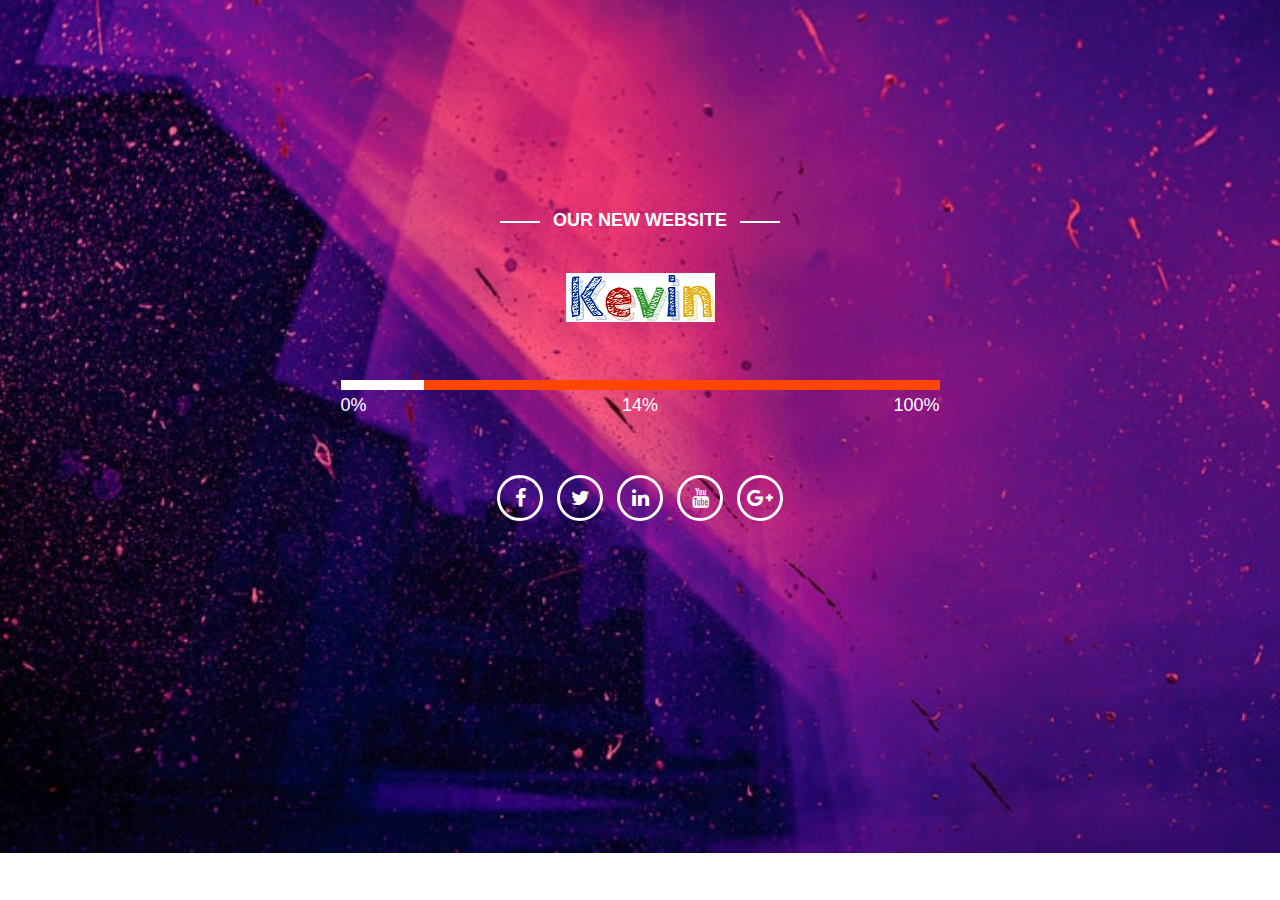
<file: pages/pricing.html>
<!DOCTYPE html>
<html lang="en">

<head>
    <meta charset="UTF-8">
    <meta name="viewport" content="width=device-width, initial-scale=1.0">
    <title>Pricing</title>

    <!--**********PLUGINS***********-->

    <!--Font asome-->
    <link rel="stylesheet" href="https://cdnjs.cloudflare.com/ajax/libs/font-awesome/4.7.0/css/font-awesome.min.css">


    <!--********* Hoja de CSS INCLUIDA EN HTML***********-->
    <style>
        body {
            background: transparent url(../img/photo-1563089145-599997674d42.jpg) 0 0 no-repeat;
            background-size: cover;
            min-width: 599px;
            color: white;
            font-size: 12px;
            font-family: Arial, Helvetica, sans-serif;
        }
        
        a {
            text-decoration: none;
            cursor: pointer;
            color: white;
        }
        
        #main {
            width: 100%;
            position: relative;
            z-index: 100;
            margin-top: 140px;
        }
        
        .wrap {
            width: 599px;
            margin: auto;
        }
        
        #header {
            padding: 70px 0;
        }
        
        #header h1 {
            font-family: Arial, Helvetica, sans-serif;
            text-align: center;
            font-size: 18px;
            position: relative;
            width: 280px;
            margin: auto;
        }
        /*hacer las lineas de los lados*/
        
        #header h1::before {
            content: "";
            width: 40px;
            height: 2px;
            background-color: white;
            position: absolute;
            top: 50%;
            left: 0;
        }
        
        #header h1::after {
            content: "";
            width: 40px;
            height: 2px;
            background-color: white;
            position: absolute;
            top: 50%;
            right: 0;
        }
        
        #contents {
            font-family: Arial, Helvetica, sans-serif;
            text-align: center;
            color: white;
            padding-bottom: 35px;
            font-size: 22px;
            line-height: 30px;
            font-weight: normal;
            margin-top: -70px;
        }
        /* barra de cargar*/
        
        #contents .loader {
            padding: 20px 0;
        }
        
        #contents .loader .load {
            background: orangered;
        }
        
        #contents .loader .load .percentage {
            background-color: white;
            height: 10px;
        }
        
        #contents .loader .info {
            display: flex;
            font-size: 18px;
        }
        
        #contents .loader .info span {
            flex: 1;
        }
        
        #contents .loader .info span:first-child {
            text-align: left;
        }
        
        #contents .loader .info span:last-child {
            text-align: right;
        }
        /* iconos*/
        
        #footer {
            text-align: center;
            padding-bottom: 80px;
        }
        
        #footer .social-links {
            /* iconos en una sola linea*/
            display: flex;
            justify-content: center;
        }
        
        #footer .social-links a {
            /* iconos en una sola linea*/
            display: flex;
            justify-content: center;
            align-items: center;
            margin: 0 7px;
            width: 40px;
            height: 40px;
            border: 3px solid white;
            font-size: 20px;
            border-radius: 40px;
        }
    </style>


</head>

<body>

    <div id="main">
        <header id="header">
            <div class="wrap">
                <h1>OUR NEW WEBSITE</h1>
            </div>
        </header>
        <br><br><br>
        <section id="contents">
            <div class="wrap">
                <img src="../img/KevinLogo.png" alt="">
                <br><br>
                <div class="loader">
                    <div class="load">
                        <div id="count" class="percentage" style="width: 0%"></div>
                    </div>

                    <div class="info">
                        <span>0%</span>
                        <span id="progress">0%</span>
                        <span>100%</span>
                    </div>

                </div>
            </div>
        </section>
        <footer id="footer">
            <div class="wrap">
                <div class="social-links">
                    <a href=""><i class="fa fa-facebook"></i></a>
                    <a href=""><i class="fa fa-twitter"></i></a>
                    <a href=""><i class="fa fa-linkedin"></i></a>
                    <a href=""><i class="fa fa-youtube"></i></a>
                    <a href=""><i class="fa fa-google-plus"></i></a>
                </div>
            </div>
        </footer>
    </div>


    <!--********* Hoja de javascript INCLUIDA EN HTML***********-->
    <script>
        var elem = document.getElementById("count");
        var width = 0;
        var id = setInterval(frame, 50);

        function frame() {
            if (width >= 100) {
                clearInterval(id);
                window.open('pricing.html', '_self');
            } else {
                width++;
                elem.style.width = width + '%';
                document.getElementById("progress").innerHTML = width * 1 + '%';
            }

        }
    </script>
</body>

</html>
</file>
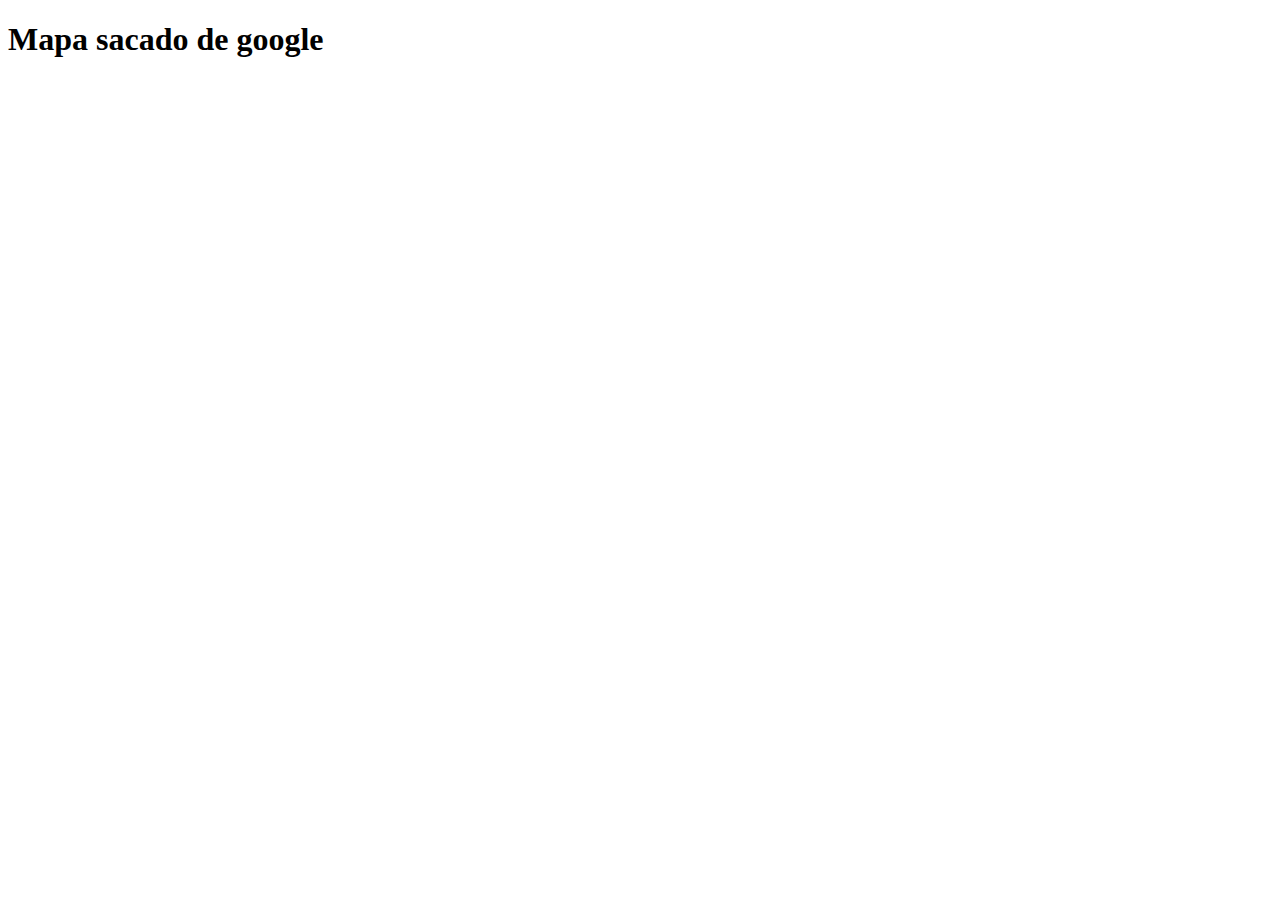
<file: pages/contact/contact.html>
<!DOCTYPE html>
<html lang="en">

<head>
    <meta charset="UTF-8">
    <meta name="viewport" content="width=device-width, initial-scale=1.0">
    <title>Map</title>
</head>

<body>
    <h1>Mapa sacado de google</h1>
    <section class="maps">
        <iframe src="https://www.google.com/maps/embed?pb=!1m18!1m12!1m3!1d3228.2349252586437!2d-78.54571696725264!3d-0.31592163187471356!2m3!1f0!2f0!3f0!3m2!1i1024!2i768!4f13.1!3m3!1m2!1s0x91d5a3fa0cc9e9e5%3A0x9a68057273f51687!2s%22CARLOS%20FRANCO%20M%C3%89NDEZ%22!5e0!3m2!1ses!2sec!4v1586214462801!5m2!1ses!2sec"
            width="100%" height="450" frameborder="0" style="border:0;" allowfullscreen="" aria-hidden="false" tabindex="0"></iframe>
    </section>
</body>

</html>
</file>
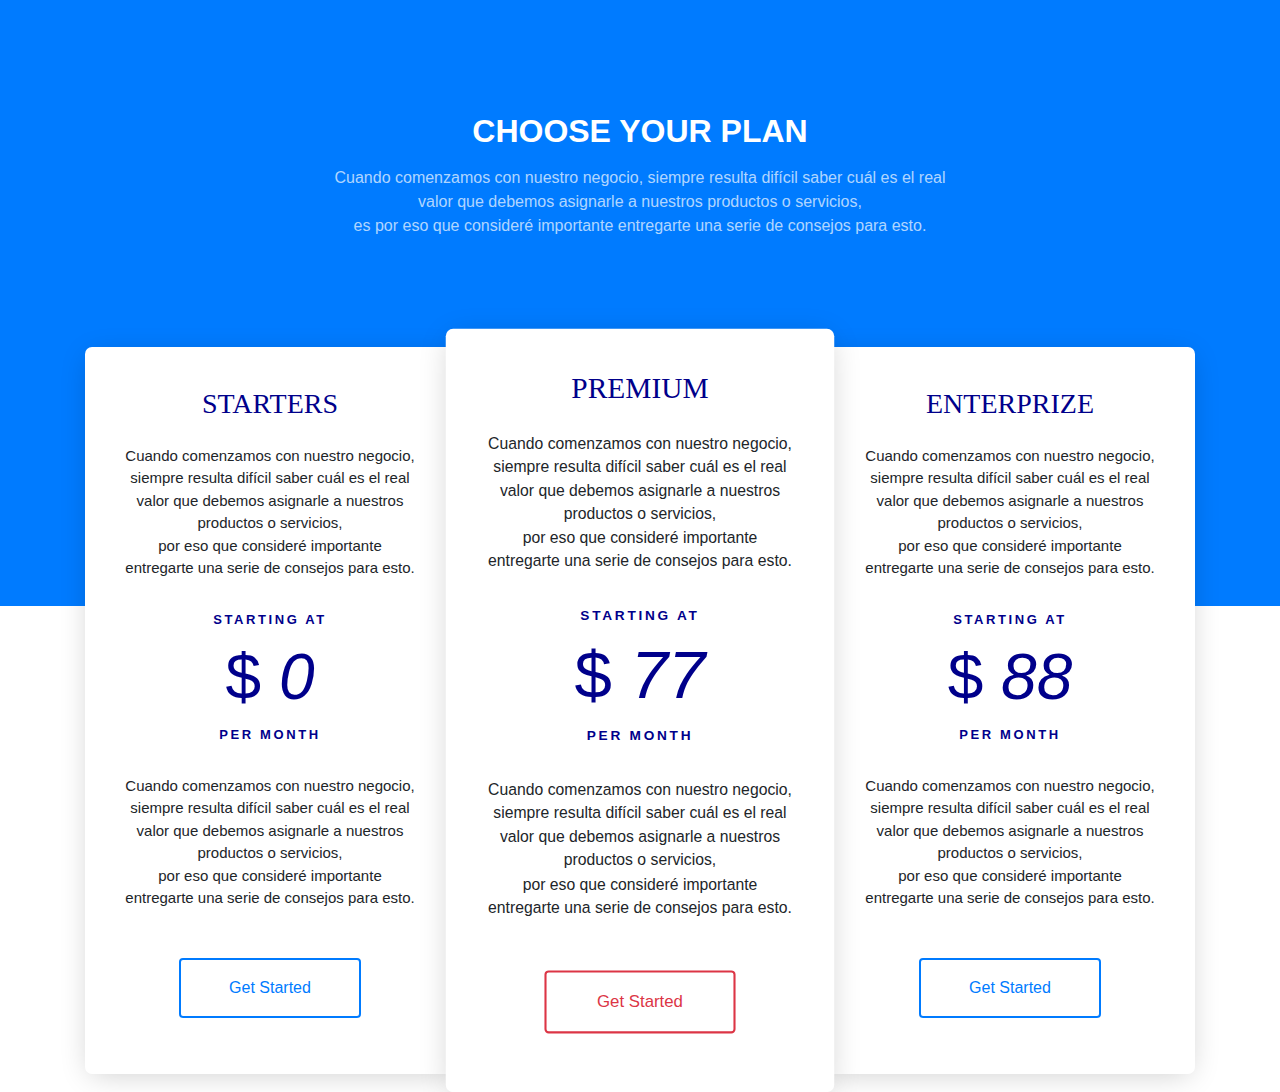
<file: pages/price/price.html>
<!DOCTYPE html>
<html lang="en">

<head>
    <meta charset="UTF-8">
    <meta name="viewport" content="width=device-width, initial-scale=1.0">
    <title>Price</title>

    <!--BOOSTRAP CDN-->
    <link rel="stylesheet" href="https://stackpath.bootstrapcdn.com/bootstrap/4.4.1/css/bootstrap.min.css">
    <link rel="stylesheet" href="./price.css">
</head>

<body>

    <div class="pricing-wrap bg-primary">
        <div class="container">
            <div class="row justify-content-center">
                <div class="col-lg-7 text-center">
                    <h2 class="section-title mb-3 text-center text-white mx-auto">
                        Choose your plan
                    </h2>

                    <p class="mb-5 section-desc">
                        Cuando comenzamos con nuestro negocio, siempre resulta difícil saber cuál es el real valor que debemos asignarle a nuestros productos o servicios,
                        <br> es por eso que consideré importante entregarte una serie de consejos para esto.
                    </p>
                </div>

            </div>
        </div>
    </div>

    <div class="container">
        <div class="row no-gutters">
            <div class="col-lg-4">
                <div class="pricing">
                    <h3>Starters</h3>
                    <p class="description">
                        Cuando comenzamos con nuestro negocio, siempre resulta difícil saber cuál es el real valor que debemos asignarle a nuestros productos o servicios,
                        <br> por eso que consideré importante entregarte una serie de consejos para esto.
                    </p>

                    <div class="price">
                        <span>Starting at</span>
                        <strong>$ <em class="number" data-number="7">0</em></strong>
                        <span>Per month</span>
                    </div>

                    <p class="description-2 mb-5">
                        Cuando comenzamos con nuestro negocio, siempre resulta difícil saber cuál es el real valor que debemos asignarle a nuestros productos o servicios,
                        <br> por eso que consideré importante entregarte una serie de consejos para esto.
                    </p>
                    <p>
                        <a href="" class="btn btn-outline-primary py-3 px-5">Get Started</a>
                    </p>


                </div>
            </div>

            <!--CARDS-->

            <div class="col-lg-4">
                <div class="pricing pricing-popular">
                    <h3>Premium</h3>
                    <p class="description">
                        Cuando comenzamos con nuestro negocio, siempre resulta difícil saber cuál es el real valor que debemos asignarle a nuestros productos o servicios,
                        <br> por eso que consideré importante entregarte una serie de consejos para esto.
                    </p>

                    <div class="price">
                        <span>Starting at</span>
                        <strong>$ <em class="number" data-number="77">77</em></strong>
                        <span>Per month</span>
                    </div>

                    <p class="description-2 mb-5">
                        Cuando comenzamos con nuestro negocio, siempre resulta difícil saber cuál es el real valor que debemos asignarle a nuestros productos o servicios,
                        <br> por eso que consideré importante entregarte una serie de consejos para esto.
                    </p>
                    <p>
                        <a href="" class="btn btn-outline-danger py-3 px-5">Get Started</a>
                    </p>


                </div>
            </div>



            <div class="col-lg-4">
                <div class="pricing">
                    <h3>Enterprize</h3>
                    <p class="description">
                        Cuando comenzamos con nuestro negocio, siempre resulta difícil saber cuál es el real valor que debemos asignarle a nuestros productos o servicios,
                        <br> por eso que consideré importante entregarte una serie de consejos para esto.
                    </p>

                    <div class="price">
                        <span>Starting at</span>
                        <strong>$ <em class="number" data-number="88">88</em></strong>
                        <span>Per month</span>
                    </div>

                    <p class="description-2 mb-5">
                        Cuando comenzamos con nuestro negocio, siempre resulta difícil saber cuál es el real valor que debemos asignarle a nuestros productos o servicios,
                        <br> por eso que consideré importante entregarte una serie de consejos para esto.
                    </p>
                    <p>
                        <a href="" class="btn btn-outline-primary py-3 px-5">Get Started</a>
                    </p>


                </div>
            </div>
















        </div>
    </div>


</body>

</html>
</file>
<file: pages/price/price.css>
.section-title {
    font-size: 2rem;
    color: darkblue;
    margin-bottom: 1.8em;
    font-weight: 900;
    max-width: 450px;
    font-family: sans-serif;
    text-transform: uppercase;
}

.pricing-wrap .section-desc {
    color: rgba(255, 255, 255, 0.7);
}

.mb-5 {
    margin-bottom: 3rem !important;
}

.pricing-wrap {
    padding-bottom: 20rem;
    padding-top: 7rem;
}

.pricing {
    margin-top: -70%;
    background: white;
    padding: 40px;
    box-shadow: 0 5px 30px -5px rgba(0, 0, 0, 0.2);
    border-radius: 7px;
    text-align: center;
    z-index: 1;
    position: relative;
}

.pricing em {
    font-size: normal;
}

.pricing.pricing-popular {
    transform: scale(1.05);
    z-index: 2;
}

.pricing h3 {
    color: darkblue;
    font-weight: 300;
    margin-bottom: 1.5rem;
    font-family: Tahoma;
    text-transform: uppercase;
}

.pricing .description,
.pricing .description-2 {
    font-size: 15px;
}

.pricing .price {
    margin: 30px 0;
}

.pricing .price span {
    display: block;
    font-weight: 700;
    font-size: 13px;
    letter-spacing: 0.2em;
    text-transform: uppercase;
    color: darkblue;
}

.pricing .price strong {
    font-weight: 300;
    font-family: sans-serif;
    color: darkblue;
    font-size: 4rem;
}

.pricing .btn {
    border-width: 2px;
}
</file>
